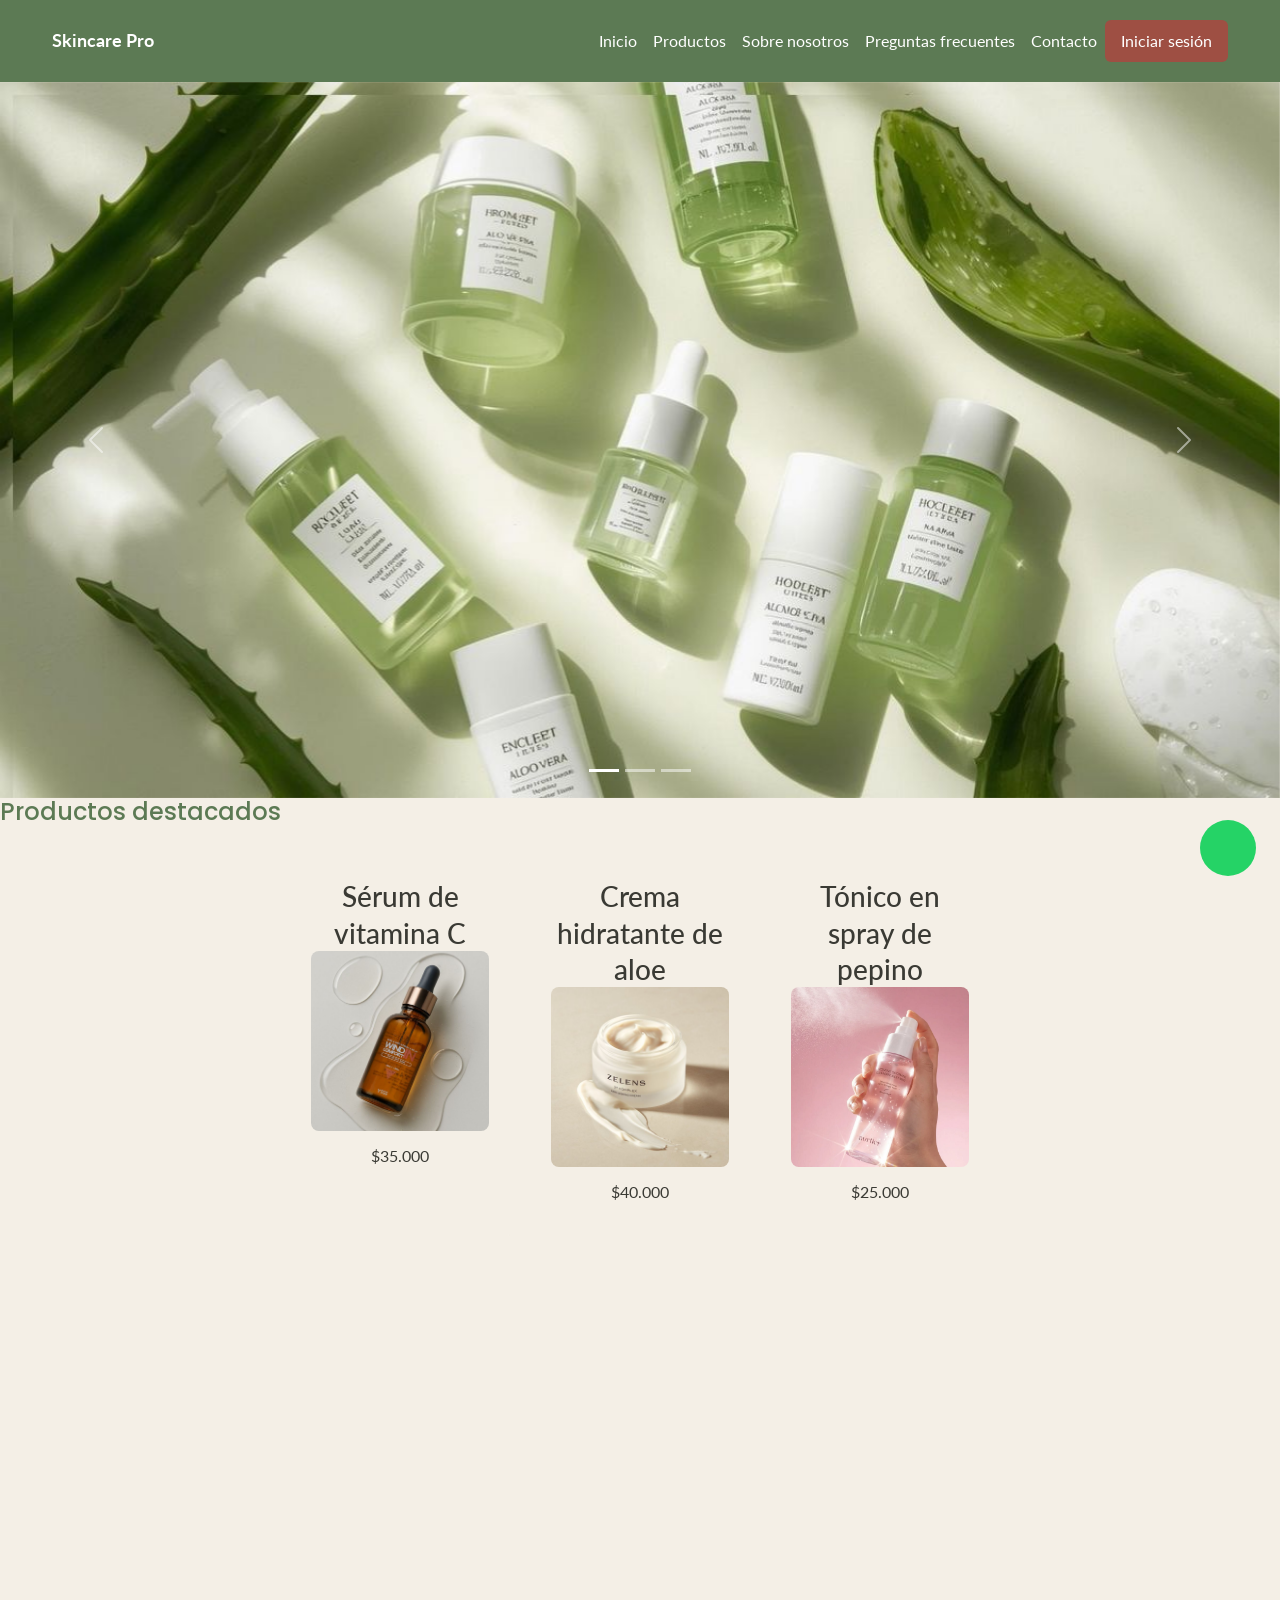
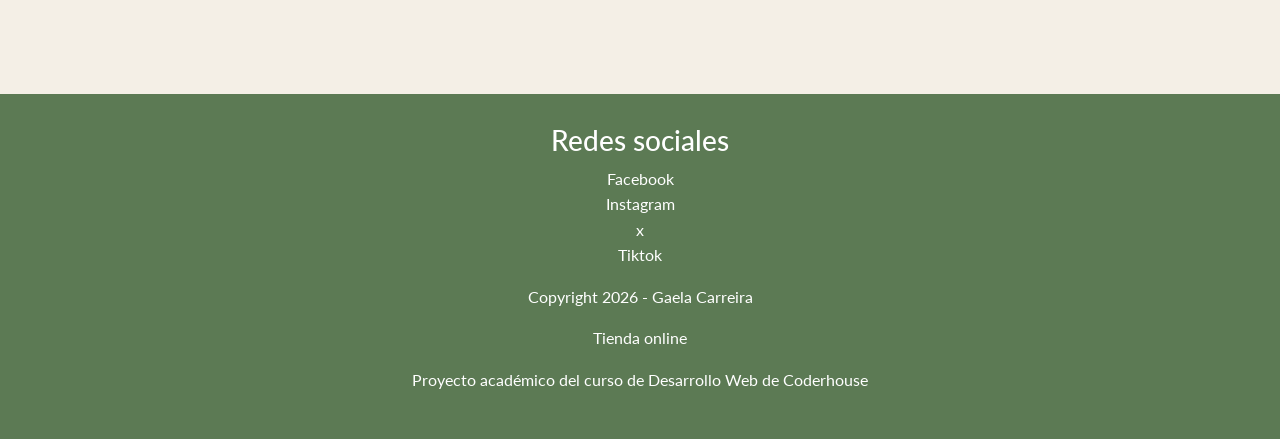
<file: index.html>
<!DOCTYPE html>
<html lang="es">
<head>
  <meta charset="UTF-8">
  <meta name="viewport" content="width=device-width, initial-scale=1.0">
  <title>Skincare Pro | Serums, cremas y tónicos para tu piel</title>
    <meta name="description" content="Tienda de skincare en Buenos Aires: sérum de vitamina C, crema hidratante de aloe y tónico de pepino para cuidar tu piel. Pagá con tarjeta o Mercado Pago.">
  <meta name="keywords" content="skincare, cuidado de la piel, serum de vitamina C, crema hidratante de aloe, tónico de pepino, Buenos Aires">
  <link href="https://cdn.jsdelivr.net/npm/bootstrap@5.3.3/dist/css/bootstrap.min.css" rel="stylesheet">
  <link href="https://fonts.googleapis.com/css2?family=Poppins:wght@400;500;700&family=Lato&display=swap" rel="stylesheet">
  <link href="https://cdn.jsdelivr.net/npm/aos@2.3.1/dist/aos.css" rel="stylesheet">
  <link rel="stylesheet" href="styles/style.css">
</head>

<body>

  <nav class="navbar navbar-expand-lg">
    <div class="container-fluid">
      <a class="navbar-brand" href="#">Skincare Pro</a>
      <button class="navbar-toggler" type="button" data-bs-toggle="collapse" data-bs-target="#navbarNav" aria-controls="navbarNav" aria-expanded="false" aria-label="Toggle navigation">
        <span class="navbar-toggler-icon"></span>
      </button>
      <div class="collapse navbar-collapse" id="navbarNav">
        <ul class="navbar-nav ms-auto">
          <li class="nav-item">
            <a class="nav-link" href="index.html">Inicio</a>
          </li>
          <li class="nav-item">
            <a class="nav-link" href="pages/productos.html">Productos</a>
          </li>
          <li class="nav-item">
            <a class="nav-link" href="pages/sobre-nosotros.html">Sobre nosotros</a>
          </li>
          <li class="nav-item">
            <a class="nav-link" href="pages/preguntas-frecuentes.html">Preguntas frecuentes</a>
          </li>
          <li class="nav-item">
            <a class="nav-link" href="pages/contacto.html">Contacto</a>
          </li>
          <li class="nav-item">
            <a class="nav-link btn-sesion" href="#">Iniciar sesión</a>
          </li>
        </ul>
      </div>
    </div>
  </nav>

   <main>
    <h1 class="visually-hidden">Skincare Pro: tienda de skincare con serums, cremas y tónicos</h1>

    <!-- Contenedor del carrusel: esta línea es la que faltaba -->
    <div id="carouselSkincare" class="carousel slide" data-bs-ride="carousel">

      <!-- Indicadores (los puntitos) -->
      <div class="carousel-indicators">
        <button type="button" data-bs-target="#carouselSkincare" data-bs-slide-to="0" class="active" aria-current="true" aria-label="Slide 1"></button>
        <button type="button" data-bs-target="#carouselSkincare" data-bs-slide-to="1" aria-label="Slide 2"></button>
        <button type="button" data-bs-target="#carouselSkincare" data-bs-slide-to="2" aria-label="Slide 3"></button>
      </div>

      <!-- Las 3 slides -->
      <div class="carousel-inner">
        <div class="carousel-item active">
          <img src="images/frascos-skincare-aloe-vera.jpg" class="d-block w-100" alt="Frascos de skincare verdes junto a hojas de aloe vera sobre fondo claro">
        </div>
        <div class="carousel-item">
          <img src="images/productos-cuidado-facial-fondo-beige.jpg" class="d-block w-100" alt="Tubo y botella blancos de cuidado facial sobre una piedra, con el texto Miracles in Light">
        </div>
        <div class="carousel-item">
          <img src="images/rostros-con-crema-facial.jpg" class="d-block w-100" alt="Tres primeros planos de rostros con crema facial aplicada sobre la piel">
        </div>
      </div>

      <!-- Flechas prev/next -->
      <button class="carousel-control-prev" type="button" data-bs-target="#carouselSkincare" data-bs-slide="prev">
        <span class="carousel-control-prev-icon" aria-hidden="true"></span>
        <span class="visually-hidden">Anterior</span>
      </button>
      <button class="carousel-control-next" type="button" data-bs-target="#carouselSkincare" data-bs-slide="next">
        <span class="carousel-control-next-icon" aria-hidden="true"></span>
        <span class="visually-hidden">Siguiente</span>
      </button>

    </div>

           <section>
      <h2>Productos destacados</h2>

      <div class="productos destacados-grid">
        <article>
          <h3>Sérum de vitamina C</h3>
          <figure>
            <img src="images/serum-vitamina-c.jpg" alt="Sérum facial de vitamina C" class="img-destacada">
          </figure>
          <p>$35.000</p>
        </article>

        <article>
          <h3>Crema hidratante de aloe</h3>
          <figure>
            <img src="images/crema-hidratante-aloe.jpg" alt="Crema facial hidratante de aloe" class="img-destacada">
          </figure>
          <p>$40.000</p>
        </article>

        <article>
          <h3>Tónico en spray de pepino</h3>
          <figure>
            <img src="images/tonico-spray-pepino.jpg" alt="Tónico facial en spray de pepino" class="img-destacada">
          </figure>
          <p>$25.000</p>
        </article>
      </div>
    </section>

    <section class="pago">

      <div class="pago-texto" data-aos="fade-right">
        <h2>Medios de pago</h2>
        <p>Elegí la forma de pago que más te convenga, todas nuestras opciones son 100% seguras.</p>
      </div>

      <div class="pago-medios" data-aos="fade-left">
        <div class="medios-pago">
          <div class="medio"><i class="ti ti-credit-card"></i> Tarjeta de crédito</div>
          <div class="medio"><i class="ti ti-credit-card"></i> Tarjeta de débito</div>
          <div class="medio"><i class="ti ti-building-bank"></i> Transferencia bancaria</div>
          <div class="medio"><i class="ti ti-wallet"></i> Mercado Pago</div>
          <div class="medio"><i class="ti ti-cash"></i> Efectivo</div>
        </div>
      </div>

    </section>

  </main>

  <footer class="footer">

    <div>

      <div>
        <h3>Redes sociales</h3>
        <ul>
          <li><a href="http://www.facebook.com" target="_blank">Facebook</a></li>
          <li><a href="https://www.instagram.com/" target="_blank">Instagram</a></li>
          <li><a href="https://x.com/" target="_blank">x</a></li>
          <li><a href="https://www.tiktok.com/" target="_blank">Tiktok</a></li>
        </ul>
      </div>

      <div>
        <p>Copyright 2026 - Gaela Carreira</p>
      <p>Tienda online</p>
<p>Proyecto académico del curso de Desarrollo Web de Coderhouse</p>
      </div>

    </div>

  </footer>

    <a href="#" class="whatsapp-flotante" aria-label="Escribinos por WhatsApp"></a>

  <script src="https://cdn.jsdelivr.net/npm/bootstrap@5.3.3/dist/js/bootstrap.bundle.min.js"></script>
  <script src="https://cdn.jsdelivr.net/npm/aos@2.3.1/dist/aos.js"></script>
  <script>
    AOS.init();
  </script>

</body>
</html>
        
        </html>
</file>
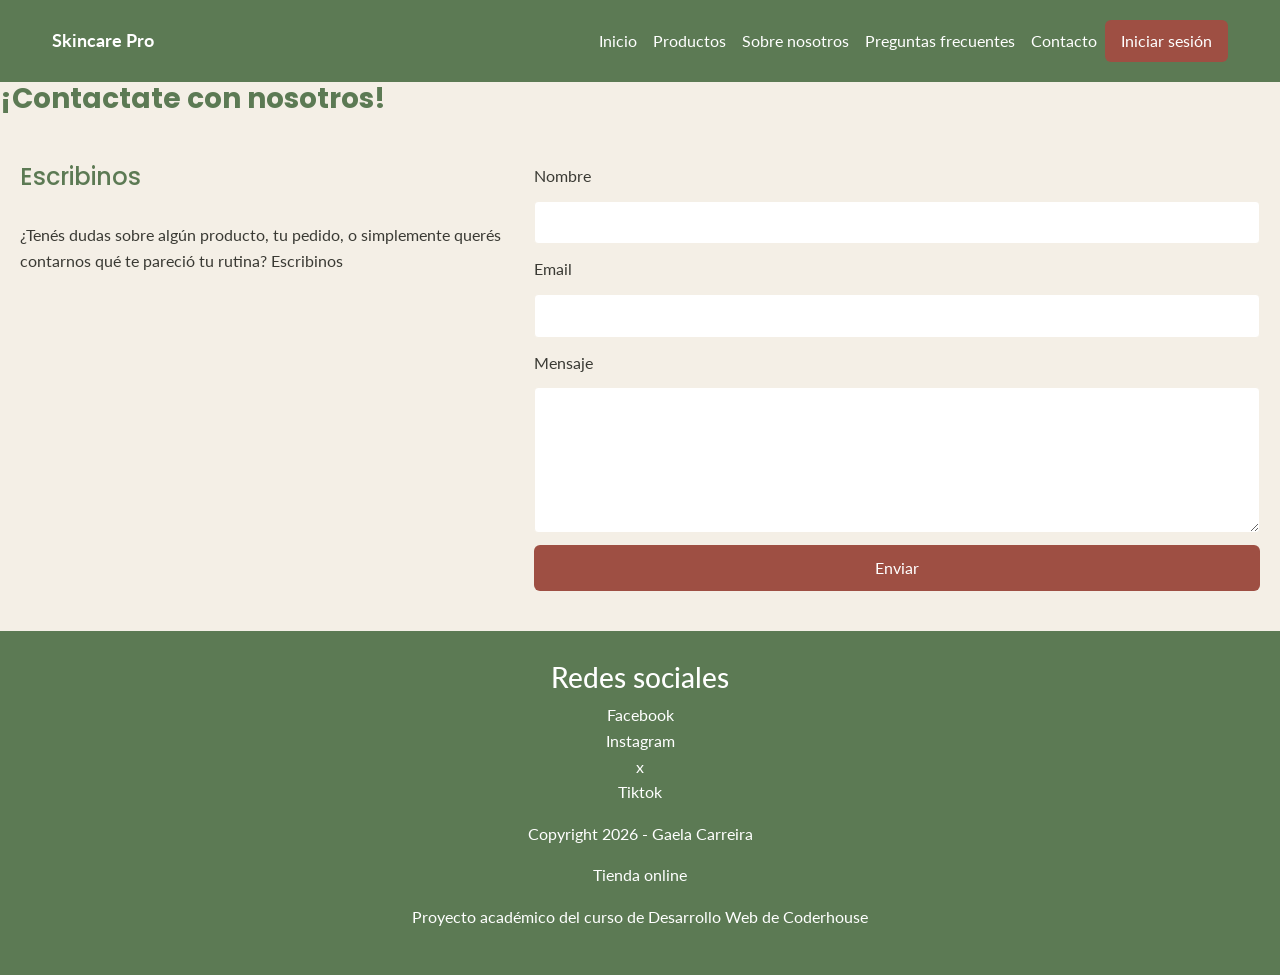
<file: pages/contacto.html>
<!DOCTYPE html>
<html lang="es">
<head>
    <meta charset="UTF-8">
    <meta name="viewport" content="width=device-width, initial-scale=1.0">
    <title>Contacto: escribinos tus consultas | Skincare Pro</title>
      <meta name="description" content="Escribinos por dudas sobre productos o tu pedido. Skincare Pro es un proyecto académico de Coderhouse, una tienda online de ejemplo en Buenos Aires.">
    <meta name="keywords" content="contacto Skincare Pro, consultas sobre productos, consulta de pedido, formulario de contacto, skincare Buenos Aires">
    <link href="https://cdn.jsdelivr.net/npm/bootstrap@5.3.3/dist/css/bootstrap.min.css" rel="stylesheet">
    <link href="https://fonts.googleapis.com/css2?family=Poppins:wght@400;500;700&family=Lato&display=swap" rel="stylesheet">
    <link rel="stylesheet" href="../styles/style.css">
</head>

<body>

<nav class="navbar navbar-expand-lg">
  <div class="container-fluid">
    <a class="navbar-brand" href="../index.html">Skincare Pro</a>
    <button class="navbar-toggler" type="button" data-bs-toggle="collapse" data-bs-target="#navbarNav" aria-controls="navbarNav" aria-expanded="false" aria-label="Abrir menú de navegación">
      <span class="navbar-toggler-icon"></span>
    </button>
    <div class="collapse navbar-collapse" id="navbarNav">
      <ul class="navbar-nav ms-auto">
        <li class="nav-item">
          <a class="nav-link" href="../index.html">Inicio</a>
        </li>
        <li class="nav-item">
          <a class="nav-link" href="productos.html">Productos</a>
        </li>
        <li class="nav-item">
          <a class="nav-link" href="sobre-nosotros.html">Sobre nosotros</a>
        </li>
        <li class="nav-item">
          <a class="nav-link" href="preguntas-frecuentes.html">Preguntas frecuentes</a>
        </li>
        <li class="nav-item">
          <a class="nav-link" href="contacto.html">Contacto</a>
        </li>
        <li class="nav-item">
          <a class="nav-link btn-sesion" href="#">Iniciar sesión</a>
        </li>
      </ul>
    </div>
  </div>
</nav>

<main>
    <h1>¡Contactate con nosotros!</h1>

    <section class="contacto">

        <div class="contacto-texto">
            <h2>Escribinos</h2>
            <p>¿Tenés dudas sobre algún producto, tu pedido, o
                simplemente querés contarnos qué te pareció tu rutina? Escribinos</p>
        </div>

        <div class="contacto-formulario">

            <form class="form-contacto">
                <label for="nombre">Nombre</label>
                <input type="text" id="nombre" name="nombre" autocomplete="name" required>

                <label for="email">Email</label>
                <input type="email" id="email" name="email" autocomplete="email" required>

                <label for="mensaje">Mensaje</label>
                <textarea id="mensaje" name="mensaje" rows="5" required></textarea>

                <button type="submit" class="boton">Enviar</button>
            </form>
        </div>

    </section>
</main>

<footer class="footer">
    <div>
        <div>
            <h3>Redes sociales</h3>
            <ul>
                <li><a href="http://www.facebook.com" target="_blank">Facebook</a></li>
                <li><a href="https://www.instagram.com/" target="_blank">Instagram</a></li>
                <li><a href="https://x.com/" target="_blank">x</a></li>
                <li><a href="https://www.tiktok.com/" target="_blank">Tiktok</a></li>
            </ul>
        </div>

        <div>
            <p>Copyright 2026 - Gaela Carreira</p>
          <p>Tienda online</p>
<p>Proyecto académico del curso de Desarrollo Web de Coderhouse</p>
        </div>
    </div>
</footer>

<script src="https://cdn.jsdelivr.net/npm/bootstrap@5.3.3/dist/js/bootstrap.bundle.min.js"></script>
</body>
</html>
</file>
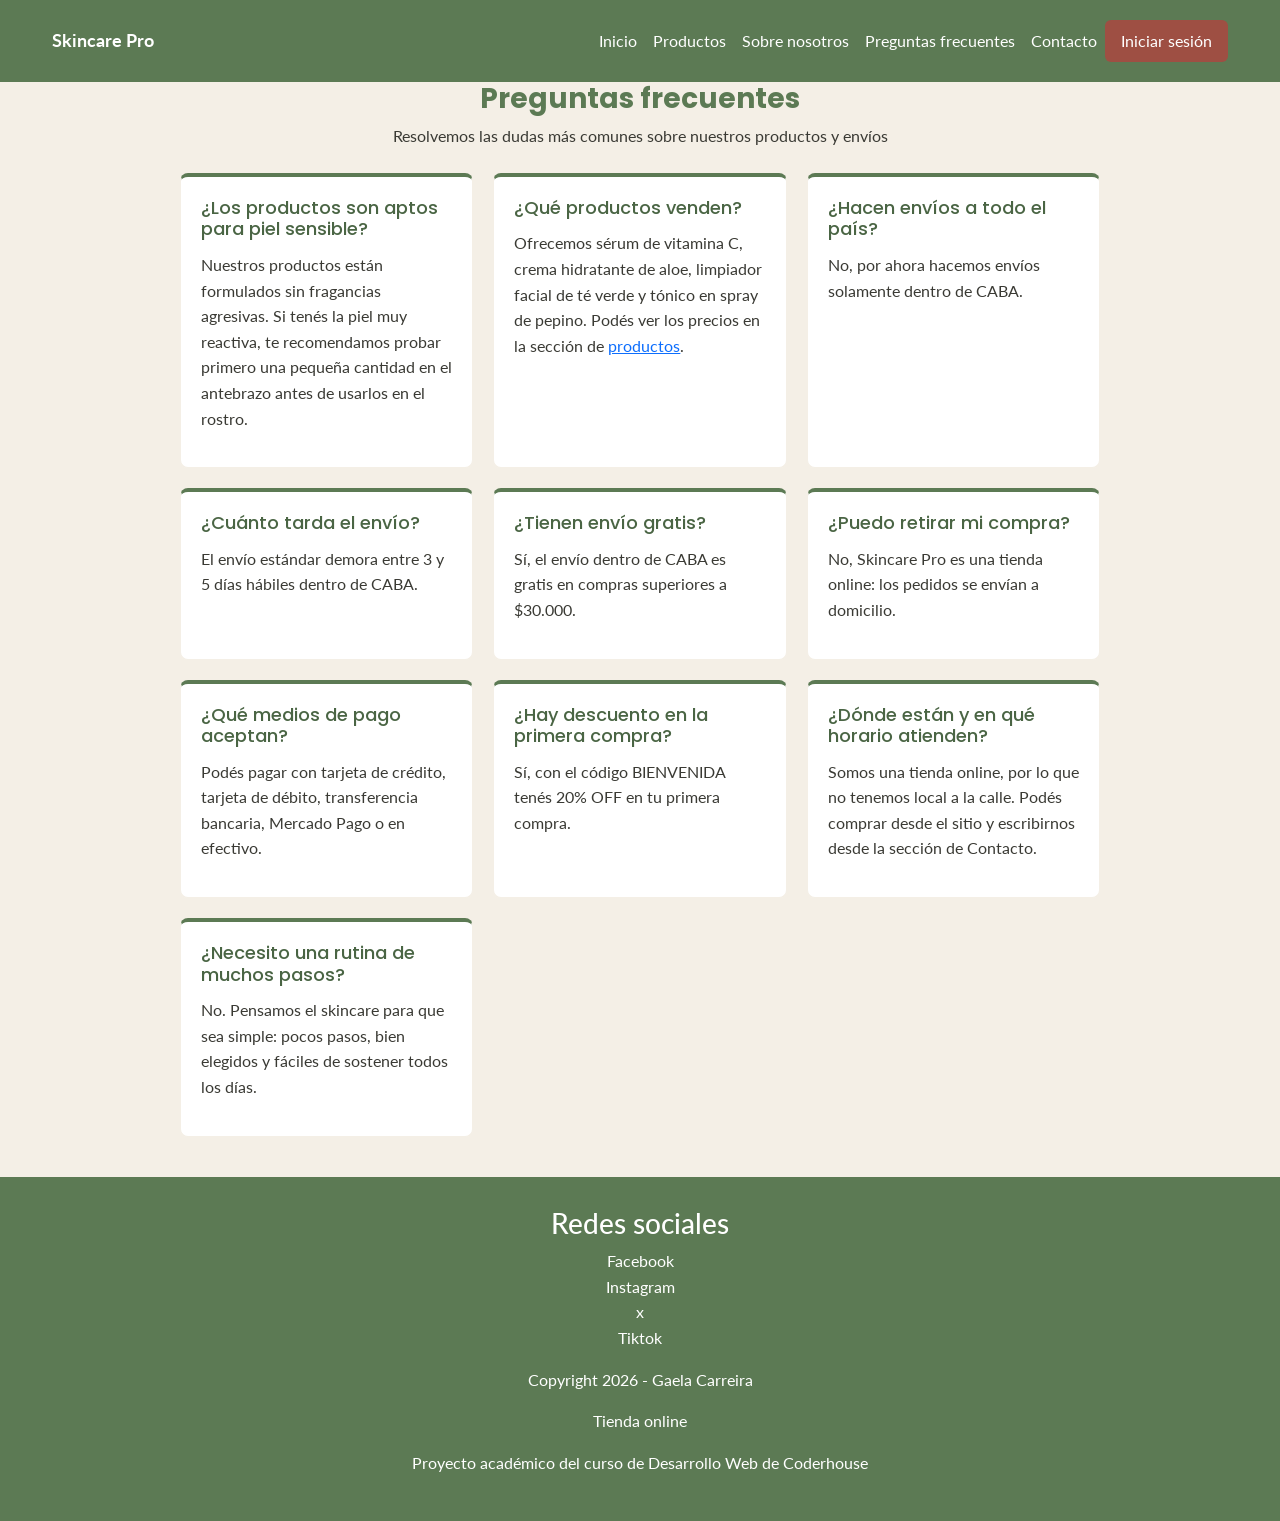
<file: pages/preguntas-frecuentes.html>
<!DOCTYPE html>
<html lang="es">
<head>
    <meta charset="UTF-8">
    <meta name="viewport" content="width=device-width, initial-scale=1.0">
    <title>Preguntas frecuentes: envíos en CABA, retiro y pagos | Skincare Pro</title>
    <meta name="description" content="Resolvé tus dudas sobre skincare para piel sensible, envíos en CABA, retiro de productos, medios de pago y descuentos en Skincare Pro, Buenos Aires.">
    <meta name="keywords" content="preguntas frecuentes, skincare piel sensible, envíos CABA, retiro de productos, envío gratis, medios de pago, descuento primera compra, rutina de skincare">
    <link rel="canonical" href="https://gaelapla.github.io/9478-entrega9-Coderhouse/pages/preguntas-frecuentes.html">
    <link href="https://cdn.jsdelivr.net/npm/bootstrap@5.3.3/dist/css/bootstrap.min.css" rel="stylesheet">
    <link href="https://fonts.googleapis.com/css2?family=Poppins:wght@400;500;700&family=Lato&display=swap" rel="stylesheet">
    <link rel="stylesheet" href="../styles/style.css?v=2">
</head>

<body>

<nav class="navbar navbar-expand-lg">
  <div class="container-fluid">
    <a class="navbar-brand" href="../">Skincare Pro</a>
    <button class="navbar-toggler" type="button" data-bs-toggle="collapse" data-bs-target="#navbarNav" aria-controls="navbarNav" aria-expanded="false" aria-label="Abrir menú de navegación">
      <span class="navbar-toggler-icon"></span>
    </button>
    <div class="collapse navbar-collapse" id="navbarNav">
      <ul class="navbar-nav ms-auto">
        <li class="nav-item">
          <a class="nav-link" href="../">Inicio</a>
        </li>
        <li class="nav-item">
          <a class="nav-link" href="productos.html">Productos</a>
        </li>
        <li class="nav-item">
          <a class="nav-link" href="sobre-nosotros.html">Sobre nosotros</a>
        </li>
        <li class="nav-item">
          <a class="nav-link" href="preguntas-frecuentes.html">Preguntas frecuentes</a>
        </li>
        <li class="nav-item">
          <a class="nav-link" href="contacto.html">Contacto</a>
        </li>
        <li class="nav-item">
          <a class="nav-link btn-sesion" href="#">Iniciar sesión</a>
        </li>
      </ul>
    </div>
  </div>
</nav>

   <main class="faq">
    <h1>Preguntas frecuentes</h1>
    <p>Resolvemos las dudas más comunes sobre nuestros productos y envíos</p>

    <section class="preguntas-lista">

        <article class="pregunta">
            <h2>¿Los productos son aptos para piel sensible?</h2>
            <p>Nuestros productos están formulados sin fragancias agresivas. Si tenés la piel muy reactiva, te recomendamos probar primero una pequeña cantidad en el antebrazo antes de usarlos en el rostro.</p>
        </article>

        <article class="pregunta">
            <h2>¿Qué productos venden?</h2>
            <p>Ofrecemos sérum de vitamina C, crema hidratante de aloe, limpiador facial de té verde y tónico en spray de pepino. Podés ver los precios en la sección de <a href="productos.html">productos</a>.</p>
        </article>

        <article class="pregunta">
            <h2>¿Hacen envíos a todo el país?</h2>
            <p>No, por ahora hacemos envíos solamente dentro de CABA. 
        </article>

        <article class="pregunta">
            <h2>¿Cuánto tarda el envío?</h2>
            <p>El envío estándar demora entre 3 y 5 días hábiles dentro de CABA.</p>
        </article>

        <article class="pregunta">
            <h2>¿Tienen envío gratis?</h2>
            <p>Sí, el envío dentro de CABA es gratis en compras superiores a $30.000.</p>
        </article>

        <article class="pregunta">
            <h2>¿Puedo retirar mi compra?</h2>
           <p>No, Skincare Pro es una tienda online: los pedidos se envían a domicilio.</p>
        </article>

        <article class="pregunta">
            <h2>¿Qué medios de pago aceptan?</h2>
            <p>Podés pagar con tarjeta de crédito, tarjeta de débito, transferencia bancaria, Mercado Pago o en efectivo.</p>
        </article>

        <article class="pregunta">
            <h2>¿Hay descuento en la primera compra?</h2>
            <p>Sí, con el código BIENVENIDA tenés 20% OFF en tu primera compra.</p>
        </article>

        <article class="pregunta">
            <h2>¿Dónde están y en qué horario atienden?</h2>
           <p>Somos una tienda online, por lo que no tenemos local a la calle. Podés comprar desde el sitio y escribirnos desde la sección de Contacto.</p>
        </article>

        <article class="pregunta">
            <h2>¿Necesito una rutina de muchos pasos?</h2>
            <p>No. Pensamos el skincare para que sea simple: pocos pasos, bien elegidos y fáciles de sostener todos los días.</p>
        </article>

    </section>
</main>

<footer class="footer">
    <div>
        <div>
            <h3>Redes sociales</h3>
            <ul>
                <li><a href="https://www.facebook.com" target="_blank">Facebook</a></li>
                <li><a href="https://www.instagram.com/" target="_blank">Instagram</a></li>
                <li><a href="https://x.com/" target="_blank">x</a></li>
                <li><a href="https://www.tiktok.com/" target="_blank">Tiktok</a></li>
            </ul>
        </div>

        <div>
            <p>Copyright 2026 - Gaela Carreira</p>
          <p>Tienda online</p>
<p>Proyecto académico del curso de Desarrollo Web de Coderhouse</p>
        </div>
    </div>
</footer>

<script src="https://cdn.jsdelivr.net/npm/bootstrap@5.3.3/dist/js/bootstrap.bundle.min.js"></script>
</body>
</html>
</file>
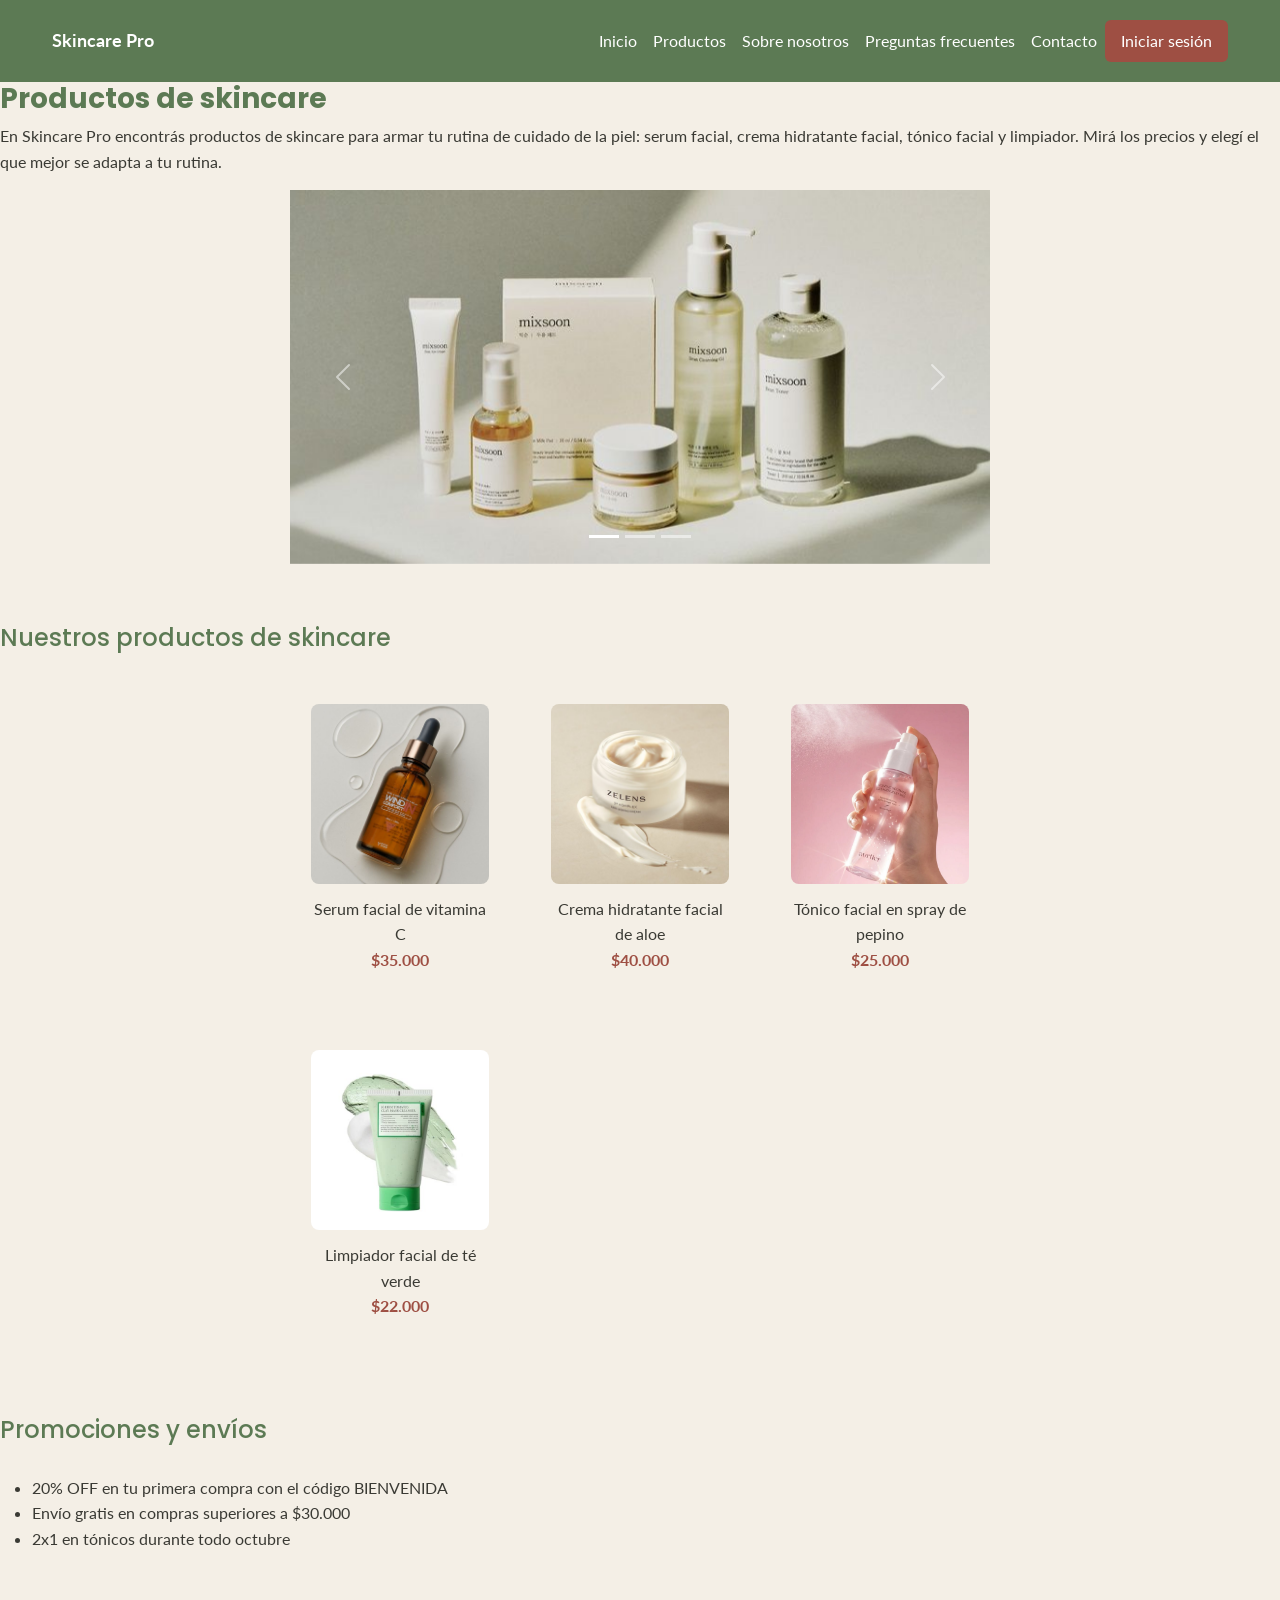
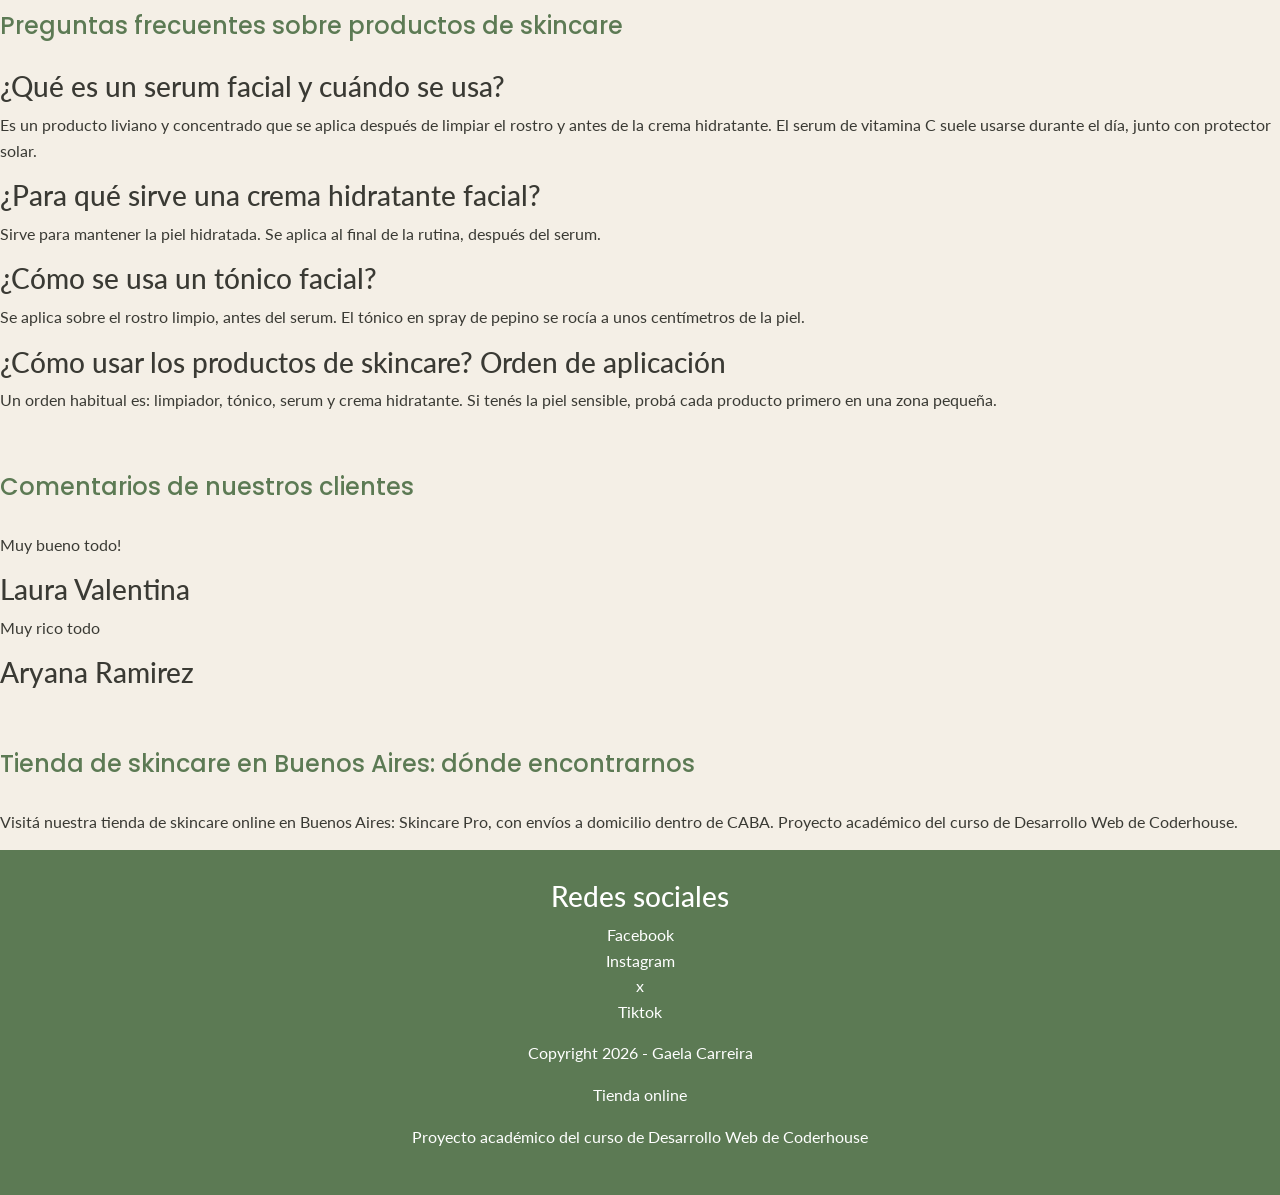
<file: pages/productos.html>
<!DOCTYPE html>
<html lang="es">
<head>
    <meta charset="UTF-8">
    <meta name="viewport" content="width=device-width, initial-scale=1.0">
    <title>Productos de skincare: serum, crema y tónico | Skincare Pro</title>
    <meta name="description" content="Serum de vitamina C, crema hidratante de aloe y tónico de pepino para tu rutina de skincare. Envío gratis desde $30.000 y 20% OFF en tu primera compra.">
    <meta name="keywords" content="skincare, cuidado de la piel, serum facial, crema hidratante facial, tónico facial, Buenos Aires">
    <link rel="canonical" href="https://gaelapla.github.io/9478-entrega9-Coderhouse/pages/productos.html">
    <link href="https://cdn.jsdelivr.net/npm/bootstrap@5.3.3/dist/css/bootstrap.min.css" rel="stylesheet">
    <link href="https://fonts.googleapis.com/css2?family=Poppins:wght@400;500;700&family=Lato&display=swap" rel="stylesheet">
    <link rel="stylesheet" href="../styles/style.css?v=2">
    <script type="application/ld+json">
{
  "@context": "https://schema.org",
  "@graph": [
    {
      "@type": "Store",
      "@id": "https://gaelapla.github.io/9478-entrega9-Coderhouse/#tienda",
      "name": "Skincare Pro",
      "description": "Tienda de skincare con serums, cremas hidratantes, tónicos y limpiadores faciales.",
      "url": "https://gaelapla.github.io/9478-entrega9-Coderhouse/",
      "image": "https://gaelapla.github.io/9478-entrega9-Coderhouse/images/linea-productos-skincare.jpg",
      "address": {
        "@type": "PostalAddress",
        "addressLocality": "Ciudad Autónoma de Buenos Aires",
        "addressCountry": "AR"
      },
      "openingHoursSpecification": [
        {
          "@type": "OpeningHoursSpecification",
          "dayOfWeek": "Saturday",
          "opens": "11:00",
          "closes": "13:00"
        }
      ]
    },
    {
      "@type": "CollectionPage",
      "name": "Productos de skincare",
      "url": "https://gaelapla.github.io/9478-entrega9-Coderhouse/pages/productos.html",
      "description": "Serum de vitamina C, crema hidratante de aloe, tónico de pepino y limpiador facial de té verde.",
      "about": {
        "@id": "https://gaelapla.github.io/9478-entrega9-Coderhouse/#tienda"
      },
      "mainEntity": {
        "@type": "ItemList",
        "itemListElement": [
          {
            "@type": "ListItem",
            "position": 1,
            "item": {
              "@type": "Product",
              "name": "Tónico en spray de pepino",
              "image": "https://gaelapla.github.io/9478-entrega9-Coderhouse/images/tonico-spray-pepino.jpg",
              "brand": {
                "@type": "Brand",
                "name": "Skincare Pro"
              },
              "offers": {
                "@type": "Offer",
                "price": "25000",
                "priceCurrency": "ARS",
                "url": "https://gaelapla.github.io/9478-entrega9-Coderhouse/pages/productos.html"
              }
            }
          },
          {
            "@type": "ListItem",
            "position": 2,
            "item": {
              "@type": "Product",
              "name": "Sérum de vitamina C",
              "image": "https://gaelapla.github.io/9478-entrega9-Coderhouse/images/serum-vitamina-c.jpg",
              "brand": {
                "@type": "Brand",
                "name": "Skincare Pro"
              },
              "offers": {
                "@type": "Offer",
                "price": "35000",
                "priceCurrency": "ARS",
                "url": "https://gaelapla.github.io/9478-entrega9-Coderhouse/pages/productos.html"
              }
            }
          },
          {
            "@type": "ListItem",
            "position": 3,
            "item": {
              "@type": "Product",
              "name": "Crema hidratante de aloe",
              "image": "https://gaelapla.github.io/9478-entrega9-Coderhouse/images/crema-hidratante-aloe.jpg",
              "brand": {
                "@type": "Brand",
                "name": "Skincare Pro"
              },
              "offers": {
                "@type": "Offer",
                "price": "40000",
                "priceCurrency": "ARS",
                "url": "https://gaelapla.github.io/9478-entrega9-Coderhouse/pages/productos.html"
              }
            }
          },
          {
            "@type": "ListItem",
            "position": 4,
            "item": {
              "@type": "Product",
              "name": "Limpiador facial de té verde",
              "image": "https://gaelapla.github.io/9478-entrega9-Coderhouse/images/limpiador-facial-te-verde.jpg",
              "brand": {
                "@type": "Brand",
                "name": "Skincare Pro"
              },
              "offers": {
                "@type": "Offer",
                "price": "22000",
                "priceCurrency": "ARS",
                "url": "https://gaelapla.github.io/9478-entrega9-Coderhouse/pages/productos.html"
              }
            }
          }
        ]
      }
    }
  ]
}
    </script>
</head>

<body>

<nav class="navbar navbar-expand-lg">
  <div class="container-fluid">
    <a class="navbar-brand" href="../">Skincare Pro</a>
    <button class="navbar-toggler" type="button" data-bs-toggle="collapse" data-bs-target="#navbarNav" aria-controls="navbarNav" aria-expanded="false" aria-label="Abrir menú de navegación">
      <span class="navbar-toggler-icon"></span>
    </button>
    <div class="collapse navbar-collapse" id="navbarNav">
      <ul class="navbar-nav ms-auto">
        <li class="nav-item"><a class="nav-link" href="../">Inicio</a></li>
        <li class="nav-item"><a class="nav-link" href="productos.html">Productos</a></li>
        <li class="nav-item"><a class="nav-link" href="sobre-nosotros.html">Sobre nosotros</a></li>
        <li class="nav-item"><a class="nav-link" href="preguntas-frecuentes.html">Preguntas frecuentes</a></li>
        <li class="nav-item"><a class="nav-link" href="contacto.html">Contacto</a></li>
        <li class="nav-item"><a class="nav-link btn-sesion" href="#">Iniciar sesión</a></li>
      </ul>
    </div>
  </div>
</nav>

  <main>
  <section>
    <h1>Productos de skincare</h1>
    <p>En Skincare Pro encontrás productos de skincare para armar tu rutina de cuidado de la piel: serum facial, crema hidratante facial, tónico facial y limpiador. Mirá los precios y elegí el que mejor se adapta a tu rutina.</p>

    <div id="carouselProductos" class="carousel slide" data-bs-ride="carousel">

      <div class="carousel-indicators">
        <button type="button" data-bs-target="#carouselProductos" data-bs-slide-to="0" class="active" aria-current="true" aria-label="Slide 1"></button>
        <button type="button" data-bs-target="#carouselProductos" data-bs-slide-to="1" aria-label="Slide 2"></button>
        <button type="button" data-bs-target="#carouselProductos" data-bs-slide-to="2" aria-label="Slide 3"></button>
      </div>

      <div class="carousel-inner">
        <div class="carousel-item active">
          <img src="../images/linea-productos-skincare.jpg" class="d-block w-100" alt="Línea de productos de skincare con frascos, cajas y un pote de crema sobre fondo claro">
        </div>
        <div class="carousel-item">
          <img src="../images/dos-mujeres-piel-luminosa.jpg" class="d-block w-100" alt="Dos mujeres posando juntas con la piel luminosa y cuidada">
        </div>
        <div class="carousel-item">
          <img src="../images/frascos-skincare-flores-rosas.jpg" class="d-block w-100" alt="Frascos de skincare rosados rodeados de flores rosas">
        </div>
      </div>

      <button class="carousel-control-prev" type="button" data-bs-target="#carouselProductos" data-bs-slide="prev">
        <span class="carousel-control-prev-icon" aria-hidden="true"></span>
        <span class="visually-hidden">Anterior</span>
      </button>
      <button class="carousel-control-next" type="button" data-bs-target="#carouselProductos" data-bs-slide="next">
        <span class="carousel-control-next-icon" aria-hidden="true"></span>
        <span class="visually-hidden">Siguiente</span>
      </button>

    </div>
  </section>

  <section>
    <h2>Nuestros productos de skincare</h2>
    <div class="productos">

      <article class="producto">
        <figure>
          <img src="../images/serum-vitamina-c.jpg" alt="Serum facial de vitamina C">
          <figcaption>Serum facial de vitamina C</figcaption>
        </figure>
        <p class="precio">$35.000</p>
      </article>

      <article class="producto">
        <figure>
          <img src="../images/crema-hidratante-aloe.jpg" alt="Crema hidratante facial de aloe">
          <figcaption>Crema hidratante facial de aloe</figcaption>
        </figure>
        <p class="precio">$40.000</p>
      </article>

      <article class="producto">
        <figure>
          <img src="../images/tonico-spray-pepino.jpg" alt="Tónico facial en spray de pepino" class="img-destacada">
          <figcaption>Tónico facial en spray de pepino</figcaption>
        </figure>
        <p class="precio">$25.000</p>
      </article>

      <article class="producto">
        <figure>
          <img src="../images/limpiador-facial-te-verde.jpg" alt="Limpiador facial de té verde">
          <figcaption>Limpiador facial de té verde</figcaption>
        </figure>
        <p class="precio">$22.000</p>
      </article>

    </div>
  </section>

  <section>
    <h2>Promociones y envíos</h2>
    <ul>
      <li>20% OFF en tu primera compra con el código BIENVENIDA</li>
      <li>Envío gratis en compras superiores a $30.000</li>
      <li>2x1 en tónicos durante todo octubre</li>
    </ul>
  </section>

  <section>
    <h2>Preguntas frecuentes sobre productos de skincare</h2>
    <h3>¿Qué es un serum facial y cuándo se usa?</h3>
    <p>Es un producto liviano y concentrado que se aplica después de limpiar el rostro y antes de la crema hidratante. El serum de vitamina C suele usarse durante el día, junto con protector solar.</p>
    <h3>¿Para qué sirve una crema hidratante facial?</h3>
    <p>Sirve para mantener la piel hidratada. Se aplica al final de la rutina, después del serum.</p>
    <h3>¿Cómo se usa un tónico facial?</h3>
    <p>Se aplica sobre el rostro limpio, antes del serum. El tónico en spray de pepino se rocía a unos centímetros de la piel.</p>
    <h3>¿Cómo usar los productos de skincare? Orden de aplicación</h3>
    <p>Un orden habitual es: limpiador, tónico, serum y crema hidratante. Si tenés la piel sensible, probá cada producto primero en una zona pequeña.</p>
  </section>

  <section>
    <h2>Comentarios de nuestros clientes</h2>
    <div>
      <article>
        <p>Muy bueno todo!</p>
        <h3>Laura Valentina</h3>
      </article>
      <article>
        <p>Muy rico todo</p>
        <h3>Aryana Ramirez</h3>
      </article>
    </div>
  </section>

  <section>
    <h2>Tienda de skincare en Buenos Aires: dónde encontrarnos</h2>
<p>Visitá nuestra tienda de skincare online en Buenos Aires: Skincare Pro, con envíos a domicilio dentro de CABA. Proyecto académico del curso de Desarrollo Web de Coderhouse.</p>
  </section>
  </main>

<footer class="footer">
  <div>
    <div>
      <h3>Redes sociales</h3>
      <ul>
        <li><a href="https://www.facebook.com" target="_blank">Facebook</a></li>
        <li><a href="https://www.instagram.com/" target="_blank">Instagram</a></li>
        <li><a href="https://x.com/" target="_blank">x</a></li>
        <li><a href="https://www.tiktok.com/" target="_blank">Tiktok</a></li>
      </ul>
    </div>

    <div>
      <p>Copyright 2026 - Gaela Carreira</p>
      <p>Tienda online</p>
<p>Proyecto académico del curso de Desarrollo Web de Coderhouse</p>
    </div>
  </div>
</footer>

<script src="https://cdn.jsdelivr.net/npm/bootstrap@5.3.3/dist/js/bootstrap.bundle.min.js"></script>
</body>
</html>
</file>
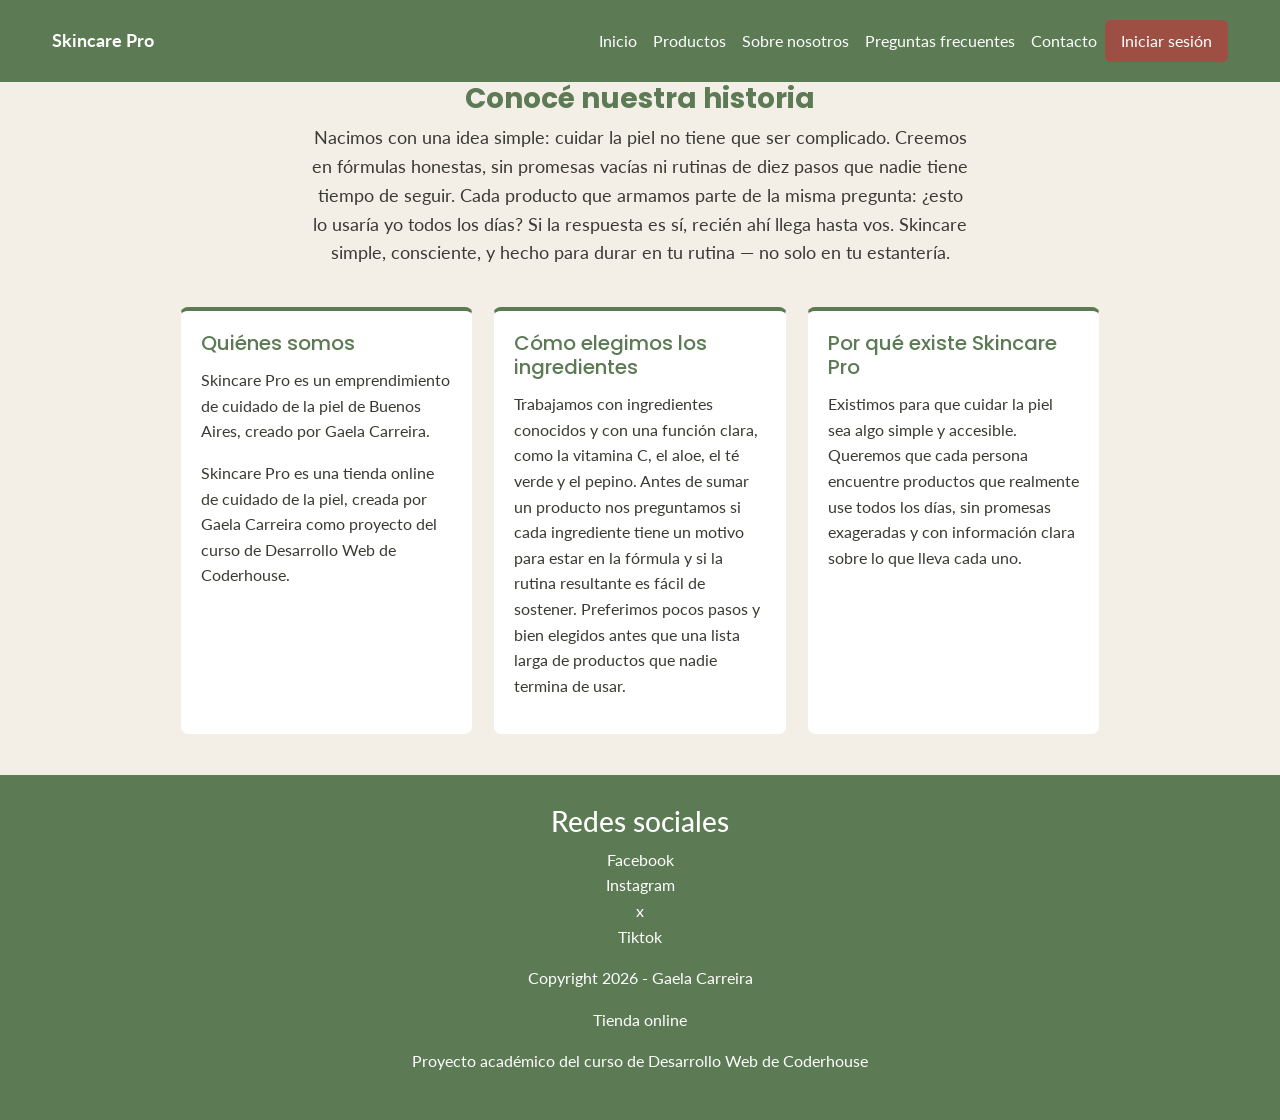
<file: pages/sobre-nosotros.html>
<!DOCTYPE html>
<html lang="es">
<head>
    <meta charset="UTF-8">
    <meta name="viewport" content="width=device-width, initial-scale=1.0">
    <title>Sobre nosotros: skincare simple y consciente | Skincare Pro</title>
    <meta name="description" content="Conocé quiénes somos, cómo elegimos los ingredientes y por qué existe Skincare Pro: skincare simple, con fórmulas honestas, en Buenos Aires.">
    <meta name="keywords" content="sobre nosotros, historia de Skincare Pro, skincare simple, cuidado de la piel, ingredientes, fórmulas honestas, Buenos Aires">
    <link rel="canonical" href="https://gaelapla.github.io/9478-entrega9-Coderhouse/pages/sobre-nosotros.html">
    <link href="https://fonts.googleapis.com/css2?family=Poppins:wght@400;500;700&family=Lato&display=swap" rel="stylesheet">
    <link href="https://cdn.jsdelivr.net/npm/bootstrap@5.3.3/dist/css/bootstrap.min.css" rel="stylesheet">
    <link rel="stylesheet" href="../styles/style.css?v=2">
</head>

<body>
  <nav class="navbar navbar-expand-lg">
    <div class="container-fluid">
      <a class="navbar-brand" href="../">Skincare Pro</a>
      <button class="navbar-toggler" type="button" data-bs-toggle="collapse" data-bs-target="#navbarNav" aria-controls="navbarNav" aria-expanded="false" aria-label="Abrir menú de navegación">
        <span class="navbar-toggler-icon"></span>
      </button>
      <div class="collapse navbar-collapse" id="navbarNav">
        <ul class="navbar-nav ms-auto">
          <li class="nav-item">
            <a class="nav-link" href="../">Inicio</a>
          </li>
          <li class="nav-item">
            <a class="nav-link" href="productos.html">Productos</a>
          </li>
          <li class="nav-item">
            <a class="nav-link" href="sobre-nosotros.html">Sobre nosotros</a>
          </li>
          <li class="nav-item">
            <a class="nav-link" href="preguntas-frecuentes.html">Preguntas frecuentes</a>
          </li>
          <li class="nav-item">
            <a class="nav-link" href="contacto.html">Contacto</a>
          </li>
          <li class="nav-item">
            <a class="nav-link btn-sesion" href="#">Iniciar sesión</a>
          </li>
        </ul>
      </div>
    </div>
  </nav>

  <main class="about">
    <h1>Conocé nuestra historia</h1>

    <section class="historia historia-intro">
      <p>Nacimos con una idea simple: cuidar la piel no tiene que ser complicado.
      Creemos en fórmulas honestas, sin promesas vacías ni rutinas de diez pasos que nadie tiene tiempo de seguir.
      Cada producto que armamos parte de la misma pregunta: ¿esto lo usaría yo todos los días? Si la respuesta es sí, recién ahí llega hasta vos.
      Skincare simple, consciente, y hecho para durar en tu rutina — no solo en tu estantería.</p>
    </section>

    <div class="about-grid">

    <section class="historia">
      <h2>Quiénes somos</h2>
      <p>Skincare Pro es un emprendimiento de cuidado de la piel de Buenos Aires, creado por Gaela Carreira.
    <p>Skincare Pro es una tienda online de cuidado de la piel, creada por Gaela Carreira como proyecto del curso de Desarrollo Web de Coderhouse.</p>
    </section>

    <section class="historia">
      <h2>Cómo elegimos los ingredientes</h2>
      <p>Trabajamos con ingredientes conocidos y con una función clara, como la vitamina C, el aloe, el té verde y el pepino.
      Antes de sumar un producto nos preguntamos si cada ingrediente tiene un motivo para estar en la fórmula y si la rutina resultante es fácil de sostener.
      Preferimos pocos pasos y bien elegidos antes que una lista larga de productos que nadie termina de usar.</p>
    </section>

    <section class="historia">
      <h2>Por qué existe Skincare Pro</h2>
      <p>Existimos para que cuidar la piel sea algo simple y accesible.
      Queremos que cada persona encuentre productos que realmente use todos los días, sin promesas exageradas y con información clara sobre lo que lleva cada uno.</p>
    </section>

    </div>
  </main>

  <footer class="footer">
    <div>
      <div>
        <h3>Redes sociales</h3>
        <ul>
          <li><a href="https://www.facebook.com" target="_blank">Facebook</a></li>
          <li><a href="https://www.instagram.com/" target="_blank">Instagram</a></li>
          <li><a href="https://x.com/" target="_blank">x</a></li>
          <li><a href="https://www.tiktok.com/" target="_blank">Tiktok</a></li>
        </ul>
      </div>

      <div>
        <p>Copyright 2026 - Gaela Carreira</p>
        <p>Tienda online</p>
        <p>Proyecto académico del curso de Desarrollo Web de Coderhouse</p>
      </div>
    </div>
  </footer>

  <script src="https://cdn.jsdelivr.net/npm/bootstrap@5.3.3/dist/js/bootstrap.bundle.min.js"></script>
</body>
</html>
</file>
<file: styles/style.css>
* {
  margin: 0;
  padding: 0;
  box-sizing: border-box;
}

body {
  font-family: "Lato", sans-serif;
  color: #3A3A34;
  background-color: #F4EFE6;
  line-height: 1.6;
}
@media (max-width: 480px) {
  body {
    padding-left: 12px;
    padding-right: 12px;
  }
}

main {
  width: 100%;
  max-width: none;
}
main > section + section {
  margin-top: 60px;
}
main > p {
  margin-bottom: 24px;
}

figure {
  margin: 0;
}

h1 {
  font-family: "Poppins", sans-serif;
  font-weight: 700;
  font-size: 28px;
  color: #5C7A54;
}

h2 {
  font-family: "Poppins", sans-serif;
  font-weight: 500;
  font-size: 24px;
  color: #5C7A54;
  margin-bottom: 30px;
}

p {
  font-size: 16px;
}

.header {
  background-color: #5C7A54;
  padding: 16px 20px;
  display: flex;
  flex-wrap: wrap;
  justify-content: space-between;
  align-items: center;
  gap: 12px;
}
@media (min-width: 1024px) {
  .header {
    padding: 20px 40px;
    flex-wrap: nowrap;
  }
}

.logo {
  color: #fff;
  font-weight: 700;
  font-size: 18px;
}

.hero {
  background-image: url("../images/hero-fondo.jpg");
  background-size: cover;
  background-position: center;
  display: flex;
  flex-direction: column;
  justify-content: center;
  align-items: center;
  text-align: center;
  gap: 16px;
  padding: 40px;
  min-height: 300px;
  margin-left: -40px;
  margin-right: -40px;
  margin-bottom: 40px;
}

.nav-lista {
  list-style: none;
  display: flex;
  flex-wrap: wrap;
  gap: 12px 20px;
  font-size: 14px;
}
.nav-lista a {
  color: #fff;
  text-decoration: none;
  font-family: "Lato", sans-serif;
}
@media (min-width: 1024px) {
  .nav-lista {
    gap: 24px;
    font-size: 16px;
  }
}

.nav-derecha {
  display: flex;
  align-items: center;
  gap: 24px;
}

.navbar {
  background-color: #5C7A54;
  padding: 20px 40px;
}
@media (max-width: 480px) {
  .navbar {
    margin-left: -12px;
    margin-right: -12px;
  }
}

.navbar-brand {
  color: #fff;
  font-weight: 700;
  font-size: 18px;
}

.nav-link {
  color: #fff;
  font-family: "Lato", sans-serif;
  transition: color 0.3s ease;
}
.nav-link:hover {
  color: #C98B7E;
}
.nav-link:focus {
  outline: 2px solid #C98B7E;
  outline-offset: 2px;
}
.nav-link:active {
  color: #5C7A54;
}

.navbar-nav .nav-item:has(.btn-sesion) {
  align-self: flex-start;
}

.footer {
  background-color: #5C7A54;
  color: #fff;
  padding: 30px 40px;
  display: flex;
  flex-direction: column;
  align-items: center;
  text-align: center;
}
.footer ul {
  list-style: none;
  padding: 0;
}
.footer a {
  color: #fff;
  text-decoration: none;
}

@media (max-width: 480px) {
  footer {
    margin-left: -12px;
    margin-right: -12px;
  }
}

.faq h1,
.faq > p {
  text-align: center;
}

.preguntas-lista {
  display: grid;
  grid-template-columns: repeat(auto-fill, minmax(260px, 1fr));
  gap: 20px;
  max-width: 960px;
  margin: 0 auto;
  padding: 0 20px 40px;
}

.pregunta {
  background: #fff;
  border: 1px solid #F4EFE6;
  border-top: 4px solid #5C7A54;
  border-radius: 8px;
  padding: 20px;
  transition: transform 0.3s ease, box-shadow 0.3s ease;
}
.pregunta:hover {
  transform: translateY(-6px);
  box-shadow: 0 8px 16px rgba(0, 0, 0, 0.15);
}
.pregunta h2 {
  font-size: 18px;
  color: #4A6544; /* CAMBIO */
  margin-bottom: 12px;
}

.contacto {
  display: grid;
  grid-template-areas: "texto" "formulario";
  gap: 30px;
  padding: 40px 20px;
}
@media (min-width: 1024px) {
  .contacto {
    grid-template-areas: "texto formulario";
    grid-template-columns: 1fr 1.5fr;
  }
}

.contacto-texto {
  grid-area: texto;
}

.contacto-formulario {
  grid-area: formulario;
}

.pago {
  display: grid;
  grid-template-areas: "texto" "medios";
  gap: 30px;
  padding: 40px 20px;
}
@media (min-width: 1024px) {
  .pago {
    grid-template-areas: "texto medios";
    grid-template-columns: 1fr 2fr;
  }
}

.pago-texto {
  grid-area: texto;
}

.pago-medios {
  grid-area: medios;
}

.boton {
  background-color: #9E4F43; /* CAMBIO */
  color: #fff;
  padding: 10px 20px;
  border: none;
  border-radius: 6px;
  font-family: "Lato", sans-serif;
  cursor: pointer;
  text-decoration: none;
}

.btn-sesion {
  background-color: #9E4F43; /* CAMBIO */
  color: #fff !important;
  padding: 8px 16px !important;
  border-radius: 6px;
  display: inline-block;
  width: auto;
  align-self: flex-start;
  margin-left: 0;
  transition: background-color 0.3s ease, transform 0.15s ease;
}
.btn-sesion:hover {
  background-color: #5C7A54;
}
.btn-sesion:focus {
  outline: 2px solid #3A3A34;
  outline-offset: 2px;
}
.btn-sesion:active {
  transform: scale(0.97);
}

.productos {
  display: grid;
  grid-template-columns: repeat(auto-fill, minmax(200px, 1fr));
  gap: 20px;
  max-width: 700px;
  margin: 0 auto;
}
.productos > article {
  flex: 1 1 200px;
  display: flex;
  flex-direction: column;
  border: 1px solid #F4EFE6;
  border-radius: 8px;
  padding: 20px;
  text-align: center;
}
.productos > article img {
  width: 100%;
  height: 180px;
  -o-object-fit: cover;
     object-fit: cover;
  border-radius: 8px;
  margin-bottom: 12px;
}
.productos > article h3 {
  min-height: 48px;
  line-height: 1.3;
  margin: 0;
  display: flex;
  align-items: center;
  justify-content: center;
}
.productos.destacados-grid article {
  transition: transform 0.3s ease, box-shadow 0.3s ease;
}
.productos.destacados-grid article:hover {
  transform: translateY(-6px);
  box-shadow: 0 8px 16px rgba(0, 0, 0, 0.15);
}

.producto {
  display: flex;
  flex-direction: column;
  border: 1px solid #F4EFE6;
  border-radius: 8px;
  padding: 20px;
  text-align: center;
  transition: transform 0.3s ease, box-shadow 0.3s ease;
}
.producto:hover {
  transform: translateY(-6px);
  box-shadow: 0 8px 16px rgba(0, 0, 0, 0.15);
}
.producto:focus-within {
  outline: 2px solid #C98B7E;
  outline-offset: 4px;
}
.producto img {
  width: 100%;
  height: 180px;
  -o-object-fit: cover;
     object-fit: cover;
  border-radius: 8px;
  margin-bottom: 12px;
  min-width: 0;
}
.producto .precio {
  margin-top: auto;
}

.precio {
  font-weight: bold;
  color: #9E4F43; /* CAMBIO */
}

.destacados {
  display: flex;
  flex-direction: row;
  gap: 20px;
  flex-wrap: wrap;
}
.destacados article {
  flex: 1;
}

.img-destacada {
  width: 100%;
  max-width: 400px;
  height: 300px;
  -o-object-fit: cover;
     object-fit: cover;
  border-radius: 8px;
}

.medio {
  display: flex;
  align-items: center;
  gap: 8px;
  background: #fff;
  border-radius: 8px;
  padding: 20px;
  font-size: 14px;
}

.form-contacto {
  display: flex;
  flex-direction: column;
  gap: 12px;
}
.form-contacto input, .form-contacto textarea {
  padding: 8px;
  border: 1px solid #F4EFE6;
  border-radius: 4px;
  font-family: "Lato", sans-serif;
}

.whatsapp-flotante {
  position: fixed;
  bottom: 24px;
  right: 24px;
  width: 56px;
  height: 56px;
  background-color: #25D366;
  border-radius: 50%;
  display: block;
}

.carousel-item:not(.active) {
  display: none !important;
}

#carouselProductos {
  max-width: 700px;
  margin: 0 auto;
}

/* Sobre nosotros */
.about h1 {
  text-align: center;
}

.historia-intro {
  max-width: 700px;
  margin: 0 auto 40px;
  padding: 0 20px;
  text-align: center;
}
.historia-intro p {
  font-size: 18px;
}

.about-grid {
  display: grid;
  grid-template-columns: repeat(auto-fill, minmax(260px, 1fr));
  gap: 20px;
  max-width: 960px;
  margin: 0 auto;
  padding: 0 20px 40px;
}

.about-grid .historia {
  background: #fff;
  border: 1px solid #F4EFE6;
  border-top: 4px solid #5C7A54;
  border-radius: 8px;
  padding: 20px;
  transition: transform 0.3s ease, box-shadow 0.3s ease;
}
.about-grid .historia:hover {
  transform: translateY(-6px);
  box-shadow: 0 8px 16px rgba(0, 0, 0, 0.15);
}
.about-grid .historia h2 {
  font-size: 20px;
  margin-bottom: 12px;
}
</file>
